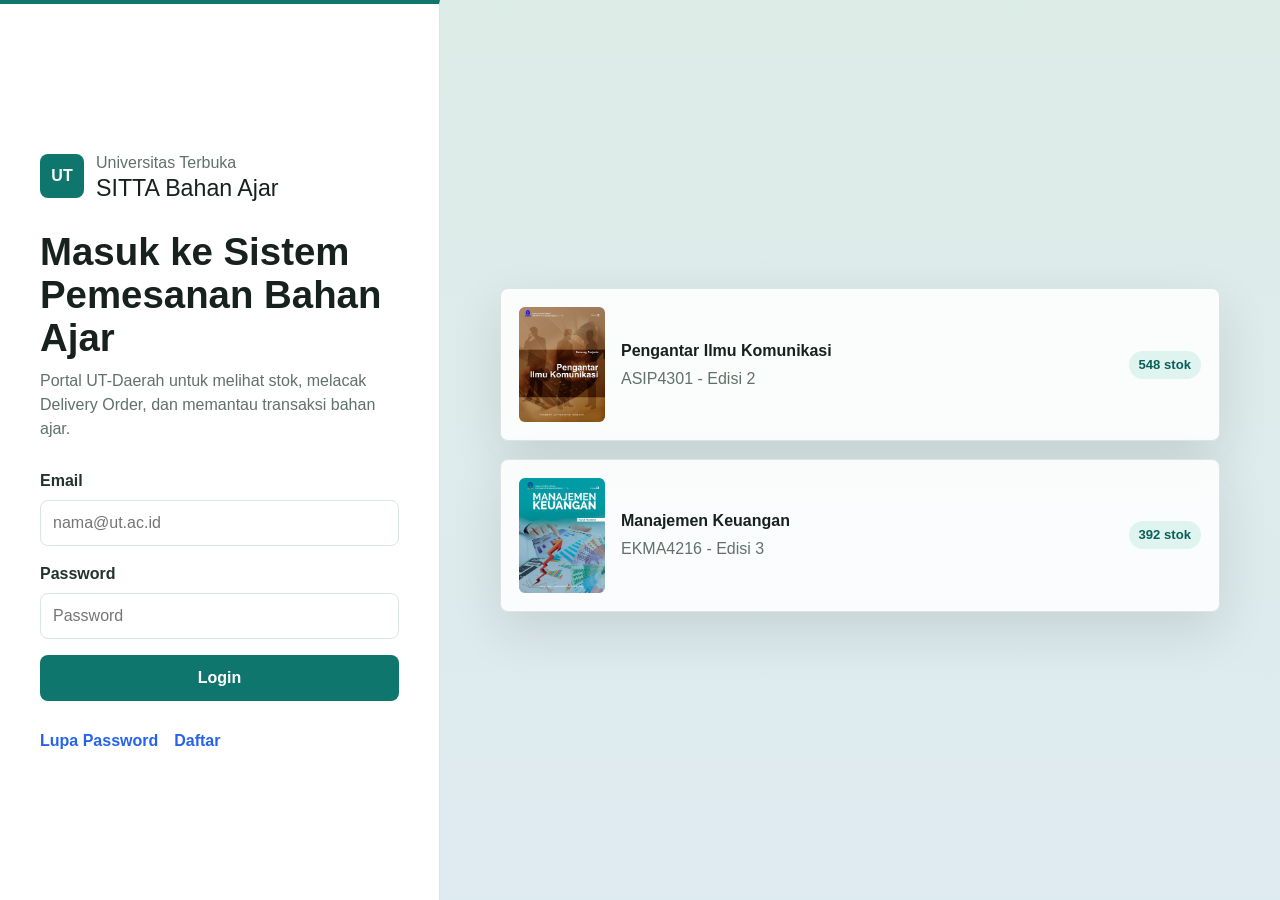
<file: index.html>
<!DOCTYPE html>
<html lang="id">
<head>
  <meta charset="UTF-8">
  <meta name="viewport" content="width=device-width, initial-scale=1.0">
  <meta http-equiv="refresh" content="0; url=login.html">
  <title>SITTA Bahan Ajar</title>
  <link rel="stylesheet" href="css/styles.css">
</head>
<body>
  <main class="empty-state">
    <p>Mengalihkan ke halaman login SITTA.</p>
    <p><a class="btn" href="login.html">Buka Login</a></p>
  </main>
</body>
</html>
</file>
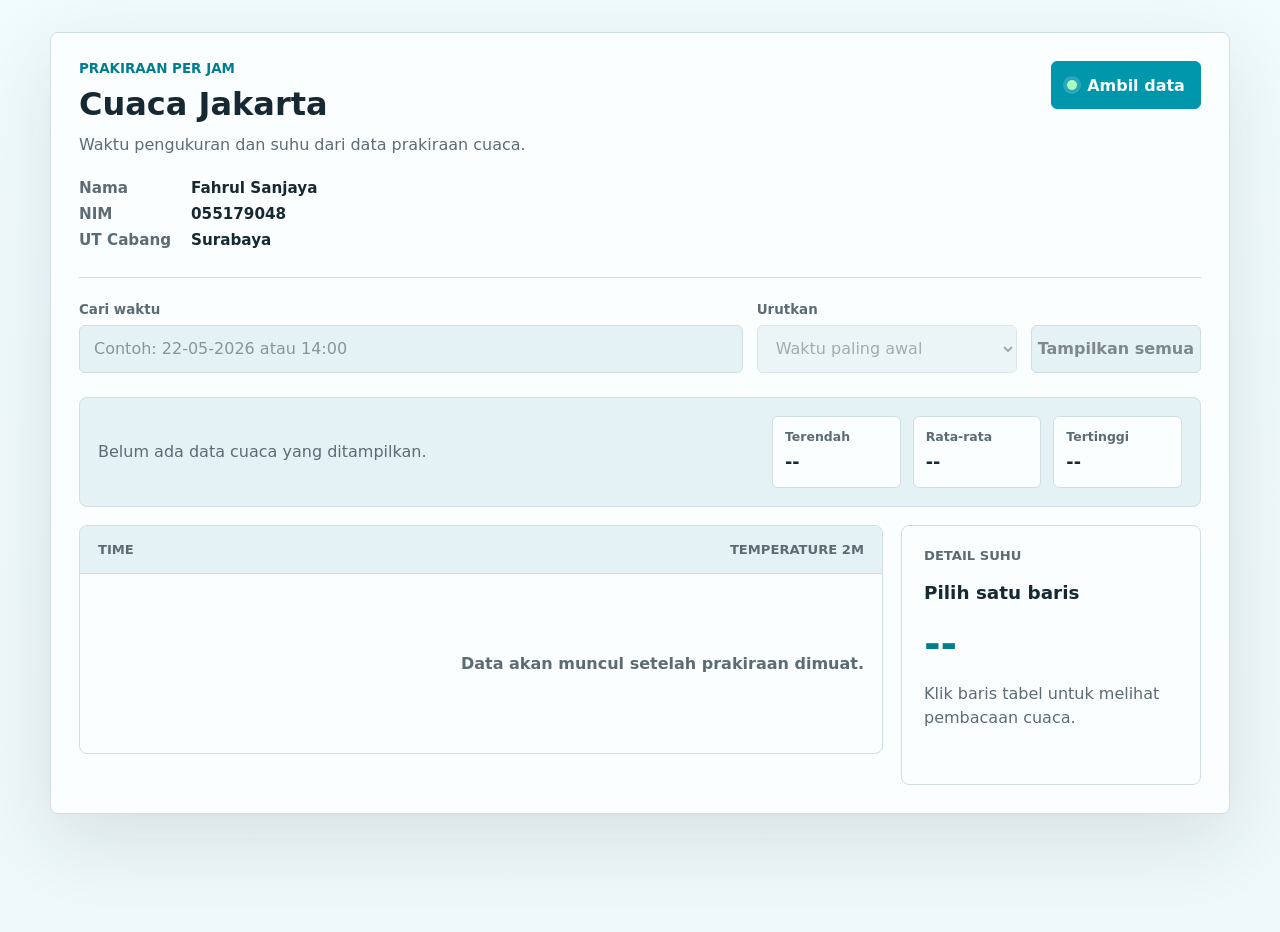
<file: pbo-task2/index.html>
<!DOCTYPE html>
<html lang="id">
<head>
    <meta charset="UTF-8">
    <meta name="viewport" content="width=device-width, initial-scale=1.0">
    <title>Prakiraan Cuaca Jakarta</title>
    <link rel="stylesheet" href="styles.css">
    <script src="https://code.jquery.com/jquery-3.7.1.min.js"></script>
    <script src="app.js" defer></script>
    <script src="axios.js" defer></script>
</head>
<body>
    <main class="weather-app">
        <header class="forecast-header">
            <div class="title-block">
                <p class="eyebrow">Prakiraan per jam</p>
                <h1>Cuaca Jakarta</h1>
                <p class="subtitle">Waktu pengukuran dan suhu dari data prakiraan cuaca.</p>

                <table class="student-profile" aria-label="Identitas mahasiswa">
                    <tbody>
                        <tr>
                            <th scope="row">Nama</th>
                            <td>Fahrul Sanjaya</td>
                        </tr>
                        <tr>
                            <th scope="row">NIM</th>
                            <td>055179048</td>
                        </tr>
                        <tr>
                            <th scope="row">UT Cabang</th>
                            <td>Surabaya</td>
                        </tr>
                    </tbody>
                </table>
            </div>

            <button id="loadWeatherBtn" class="primary-button" type="button">
                <span class="button-dot" aria-hidden="true"></span>
                Ambil data
            </button>
        </header>

        <section class="toolbar" aria-label="Kontrol data cuaca">
            <label class="search-field">
                <span>Cari waktu</span>
                <input
                    id="searchWeather"
                    type="search"
                    placeholder="Contoh: 22-05-2026 atau 14:00"
                    autocomplete="off"
                    disabled
                >
            </label>

            <label class="select-field">
                <span>Urutkan</span>
                <select id="sortWeather" disabled>
                    <option value="time-asc">Waktu paling awal</option>
                    <option value="time-desc">Waktu paling akhir</option>
                    <option value="temp-desc">Suhu tertinggi</option>
                    <option value="temp-asc">Suhu terendah</option>
                </select>
            </label>

            <button id="toggleLimitBtn" class="secondary-button" type="button" disabled>
                Tampilkan semua
            </button>
        </section>

        <section class="reading-summary" aria-live="polite">
            <p id="resultLabel" class="result-label">Belum ada data cuaca yang ditampilkan.</p>

            <dl class="summary-metrics">
                <div>
                    <dt>Terendah</dt>
                    <dd id="minTemp">--</dd>
                </div>
                <div>
                    <dt>Rata-rata</dt>
                    <dd id="avgTemp">--</dd>
                </div>
                <div>
                    <dt>Tertinggi</dt>
                    <dd id="maxTemp">--</dd>
                </div>
            </dl>
        </section>

        <section class="forecast-layout">
            <section class="table-region" aria-label="Tabel prakiraan cuaca">
                <table class="forecast-table">
                    <thead>
                        <tr>
                            <th scope="col">Time</th>
                            <th scope="col">Temperature 2m</th>
                        </tr>
                    </thead>
                    <tbody id="weatherRows">
                        <tr class="empty-row">
                            <td colspan="2">Data akan muncul setelah prakiraan dimuat.</td>
                        </tr>
                    </tbody>
                </table>
            </section>

            <aside class="detail-panel" aria-live="polite">
                <p class="detail-label">Detail suhu</p>
                <h2 id="selectedTime">Pilih satu baris</h2>
                <p id="selectedTemp" class="selected-temperature">--</p>
                <p id="selectedNote" class="detail-note">Klik baris tabel untuk melihat pembacaan cuaca.</p>
            </aside>
        </section>
    </main>
</body>
</html>
</file>
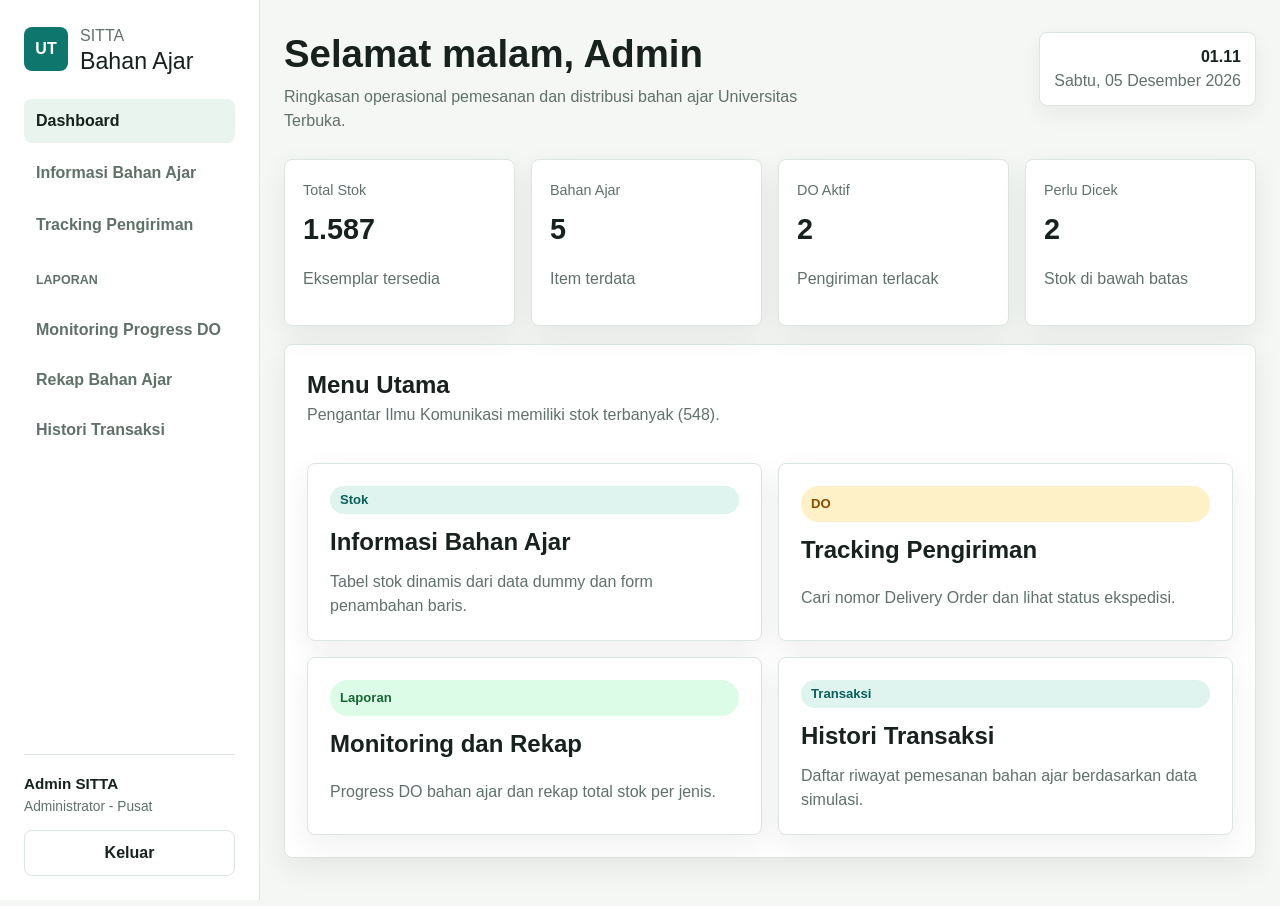
<file: dashboard.html>
<!DOCTYPE html>
<html lang="id">
<head>
  <meta charset="UTF-8">
  <meta name="viewport" content="width=device-width, initial-scale=1.0">
  <title>Dashboard - SITTA Bahan Ajar</title>
  <link rel="stylesheet" href="css/styles.css">
</head>
<body data-page="dashboard">
  <div class="mobile-nav">
    <label class="sr-only" for="mobile-nav-select">Navigasi</label>
    <select id="mobile-nav-select">
      <option value="dashboard.html">Dashboard</option>
      <option value="stok.html">Informasi Bahan Ajar</option>
      <option value="tracking.html">Tracking Pengiriman</option>
      <option value="laporan.html">Laporan</option>
      <option value="histori.html">Histori Transaksi</option>
    </select>
  </div>

  <div class="app-shell">
    <aside class="sidebar" aria-label="Navigasi utama">
      <div class="brand-lockup">
        <div class="brand-mark" aria-hidden="true">UT</div>
        <div>
          <p class="brand-text">SITTA</p>
          <p class="brand-title">Bahan Ajar</p>
        </div>
      </div>
      <nav>
        <ul class="nav-list">
          <li><a class="nav-link" href="dashboard.html">Dashboard</a></li>
          <li><a class="nav-link" href="stok.html">Informasi Bahan Ajar</a></li>
          <li><a class="nav-link" href="tracking.html">Tracking Pengiriman</a></li>
        </ul>
        <div class="nav-group">
          <p class="nav-kicker">Laporan</p>
          <a class="nav-link" href="laporan.html#monitoring">Monitoring Progress DO</a>
          <a class="nav-link" href="laporan.html#rekap">Rekap Bahan Ajar</a>
          <a class="nav-link" href="histori.html">Histori Transaksi</a>
        </div>
      </nav>
      <div class="sidebar-footer">
        <div class="user-chip">
          <strong data-user-name>Admin SITTA</strong>
          <span data-user-role>Administrator - Pusat</span>
        </div>
        <button class="btn ghost" type="button" data-logout>Keluar</button>
      </div>
    </aside>

    <main class="page">
      <header class="topbar">
        <div class="page-title">
          <h1 id="greeting">Dashboard SITTA</h1>
          <p>Ringkasan operasional pemesanan dan distribusi bahan ajar Universitas Terbuka.</p>
        </div>
        <div id="local-clock" class="clock-pill" aria-live="polite"></div>
      </header>

      <section id="dashboard-stats" class="stats-grid" aria-label="Ringkasan data"></section>

      <section class="content-panel stack" style="margin-top: 18px;">
        <div>
          <h2>Menu Utama</h2>
          <p id="stock-highlight">Data bahan ajar siap dipantau.</p>
        </div>
        <div class="menu-grid">
          <a class="menu-card" href="stok.html">
            <span class="badge">Stok</span>
            <h2>Informasi Bahan Ajar</h2>
            <p>Tabel stok dinamis dari data dummy dan form penambahan baris.</p>
          </a>
          <a class="menu-card" href="tracking.html">
            <span class="badge warning">DO</span>
            <h2>Tracking Pengiriman</h2>
            <p>Cari nomor Delivery Order dan lihat status ekspedisi.</p>
          </a>
          <a class="menu-card" href="laporan.html">
            <span class="badge success">Laporan</span>
            <h2>Monitoring dan Rekap</h2>
            <p>Progress DO bahan ajar dan rekap total stok per jenis.</p>
          </a>
          <a class="menu-card" href="histori.html">
            <span class="badge">Transaksi</span>
            <h2>Histori Transaksi</h2>
            <p>Daftar riwayat pemesanan bahan ajar berdasarkan data simulasi.</p>
          </a>
        </div>
      </section>
    </main>
  </div>

  <div id="toast" class="toast" role="alert"></div>
  <script src="js/data.js"></script>
  <script src="js/app.js"></script>
</body>
</html>
</file>
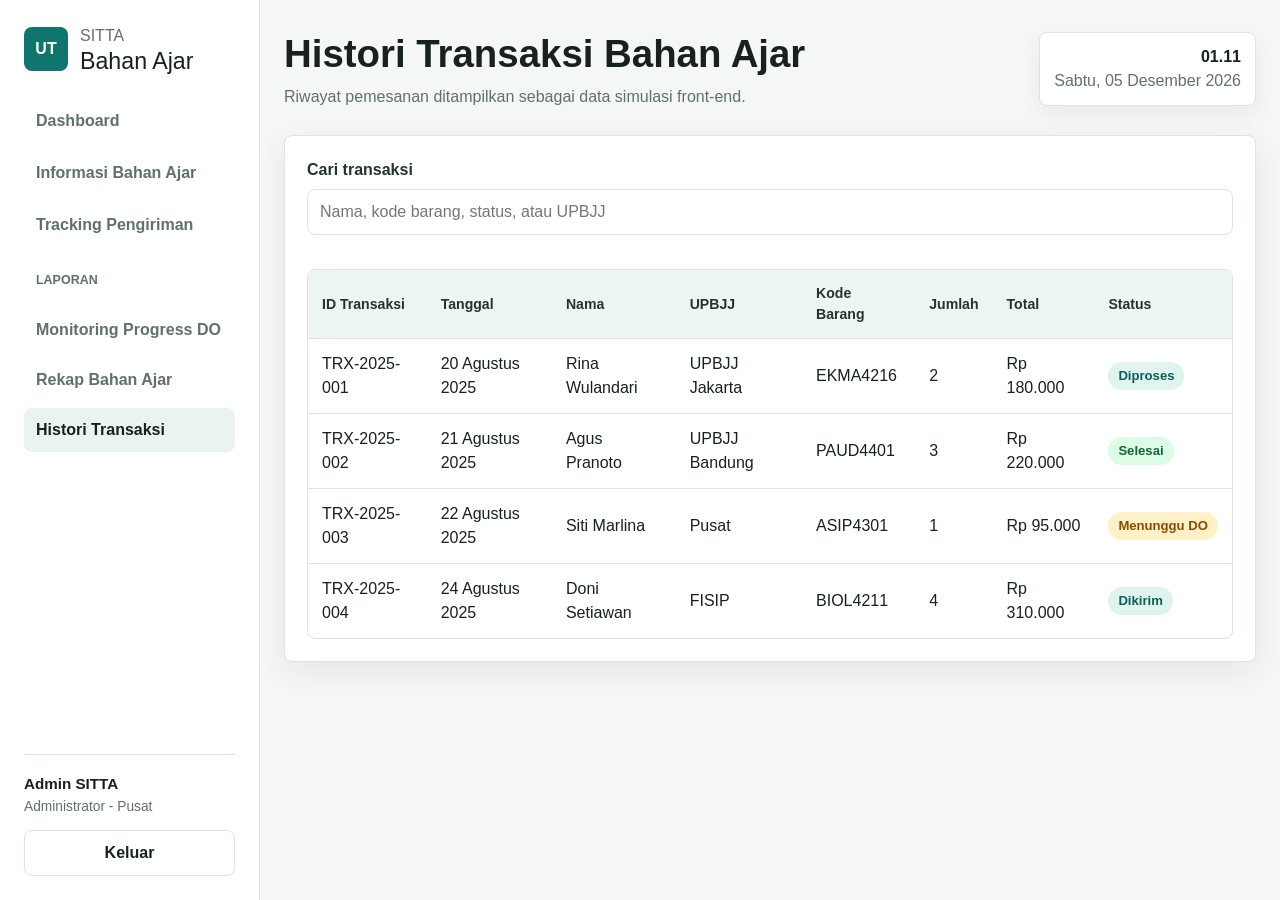
<file: histori.html>
<!DOCTYPE html>
<html lang="id">
<head>
  <meta charset="UTF-8">
  <meta name="viewport" content="width=device-width, initial-scale=1.0">
  <title>Histori Transaksi - SITTA Bahan Ajar</title>
  <link rel="stylesheet" href="css/styles.css">
</head>
<body data-page="histori">
  <div class="mobile-nav">
    <label class="sr-only" for="mobile-nav-select">Navigasi</label>
    <select id="mobile-nav-select">
      <option value="dashboard.html">Dashboard</option>
      <option value="stok.html">Informasi Bahan Ajar</option>
      <option value="tracking.html">Tracking Pengiriman</option>
      <option value="laporan.html">Laporan</option>
      <option value="histori.html">Histori Transaksi</option>
    </select>
  </div>

  <div class="app-shell">
    <aside class="sidebar" aria-label="Navigasi utama">
      <div class="brand-lockup">
        <div class="brand-mark" aria-hidden="true">UT</div>
        <div>
          <p class="brand-text">SITTA</p>
          <p class="brand-title">Bahan Ajar</p>
        </div>
      </div>
      <nav>
        <ul class="nav-list">
          <li><a class="nav-link" href="dashboard.html">Dashboard</a></li>
          <li><a class="nav-link" href="stok.html">Informasi Bahan Ajar</a></li>
          <li><a class="nav-link" href="tracking.html">Tracking Pengiriman</a></li>
        </ul>
        <div class="nav-group">
          <p class="nav-kicker">Laporan</p>
          <a class="nav-link" href="laporan.html#monitoring">Monitoring Progress DO</a>
          <a class="nav-link" href="laporan.html#rekap">Rekap Bahan Ajar</a>
          <a class="nav-link" href="histori.html">Histori Transaksi</a>
        </div>
      </nav>
      <div class="sidebar-footer">
        <div class="user-chip">
          <strong data-user-name>Admin SITTA</strong>
          <span data-user-role>Administrator - Pusat</span>
        </div>
        <button class="btn ghost" type="button" data-logout>Keluar</button>
      </div>
    </aside>

    <main class="page">
      <header class="topbar">
        <div class="page-title">
          <h1>Histori Transaksi Bahan Ajar</h1>
          <p>Riwayat pemesanan ditampilkan sebagai data simulasi front-end.</p>
        </div>
        <div id="local-clock" class="clock-pill" aria-live="polite"></div>
      </header>

      <section class="content-panel stack">
        <div class="toolbar">
          <div class="field">
            <label for="history-search">Cari transaksi</label>
            <input id="history-search" type="search" placeholder="Nama, kode barang, status, atau UPBJJ">
          </div>
        </div>
        <div class="table-wrap">
          <table aria-label="Histori transaksi bahan ajar">
            <thead>
              <tr>
                <th>ID Transaksi</th>
                <th>Tanggal</th>
                <th>Nama</th>
                <th>UPBJJ</th>
                <th>Kode Barang</th>
                <th>Jumlah</th>
                <th>Total</th>
                <th>Status</th>
              </tr>
            </thead>
            <tbody id="history-body"></tbody>
          </table>
        </div>
      </section>
    </main>
  </div>

  <div id="toast" class="toast" role="alert"></div>
  <script src="js/data.js"></script>
  <script src="js/app.js"></script>
</body>
</html>
</file>
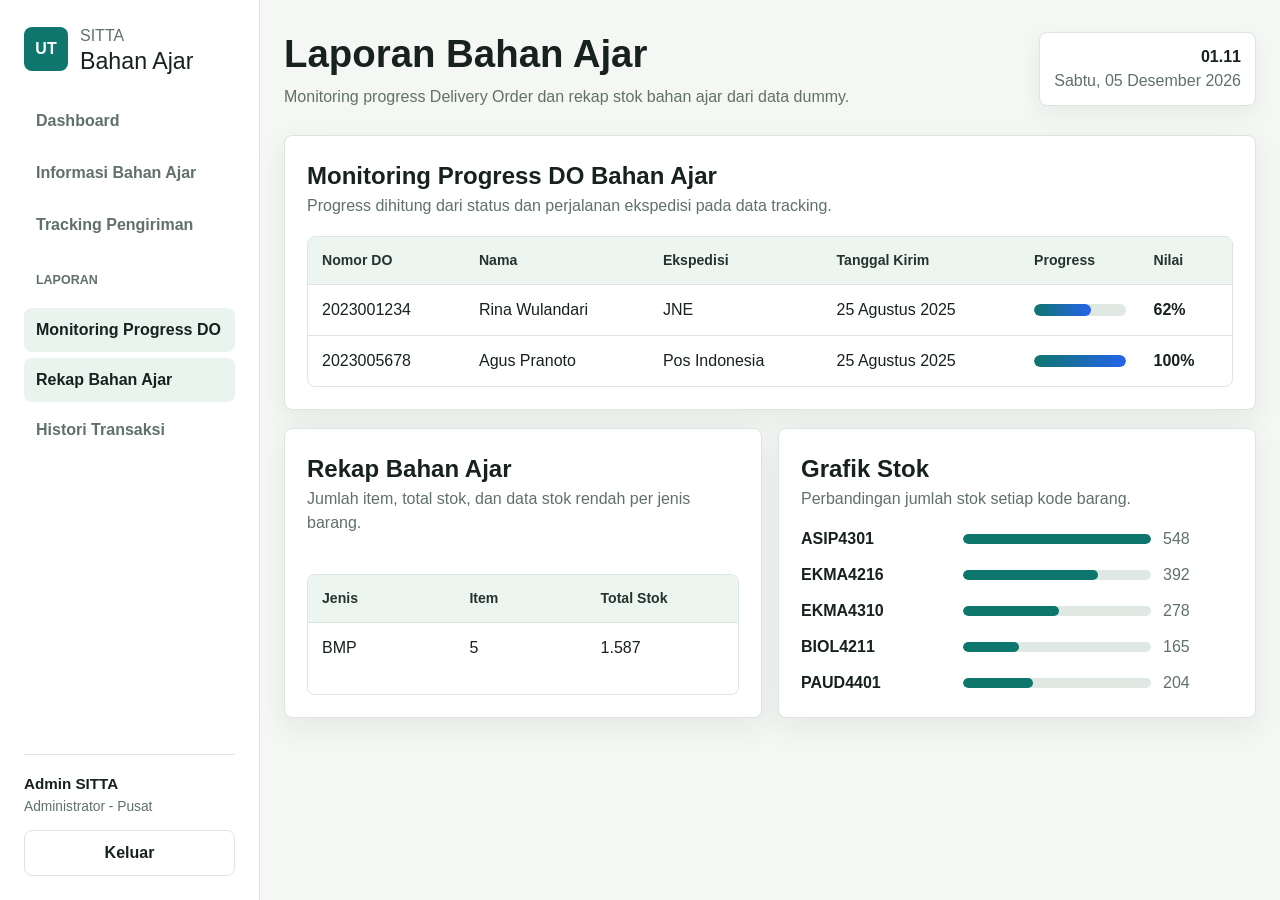
<file: laporan.html>
<!DOCTYPE html>
<html lang="id">
<head>
  <meta charset="UTF-8">
  <meta name="viewport" content="width=device-width, initial-scale=1.0">
  <title>Laporan - SITTA Bahan Ajar</title>
  <link rel="stylesheet" href="css/styles.css">
</head>
<body data-page="laporan">
  <div class="mobile-nav">
    <label class="sr-only" for="mobile-nav-select">Navigasi</label>
    <select id="mobile-nav-select">
      <option value="dashboard.html">Dashboard</option>
      <option value="stok.html">Informasi Bahan Ajar</option>
      <option value="tracking.html">Tracking Pengiriman</option>
      <option value="laporan.html">Laporan</option>
      <option value="histori.html">Histori Transaksi</option>
    </select>
  </div>

  <div class="app-shell">
    <aside class="sidebar" aria-label="Navigasi utama">
      <div class="brand-lockup">
        <div class="brand-mark" aria-hidden="true">UT</div>
        <div>
          <p class="brand-text">SITTA</p>
          <p class="brand-title">Bahan Ajar</p>
        </div>
      </div>
      <nav>
        <ul class="nav-list">
          <li><a class="nav-link" href="dashboard.html">Dashboard</a></li>
          <li><a class="nav-link" href="stok.html">Informasi Bahan Ajar</a></li>
          <li><a class="nav-link" href="tracking.html">Tracking Pengiriman</a></li>
        </ul>
        <div class="nav-group">
          <p class="nav-kicker">Laporan</p>
          <a class="nav-link" href="laporan.html#monitoring">Monitoring Progress DO</a>
          <a class="nav-link" href="laporan.html#rekap">Rekap Bahan Ajar</a>
          <a class="nav-link" href="histori.html">Histori Transaksi</a>
        </div>
      </nav>
      <div class="sidebar-footer">
        <div class="user-chip">
          <strong data-user-name>Admin SITTA</strong>
          <span data-user-role>Administrator - Pusat</span>
        </div>
        <button class="btn ghost" type="button" data-logout>Keluar</button>
      </div>
    </aside>

    <main class="page">
      <header class="topbar">
        <div class="page-title">
          <h1>Laporan Bahan Ajar</h1>
          <p>Monitoring progress Delivery Order dan rekap stok bahan ajar dari data dummy.</p>
        </div>
        <div id="local-clock" class="clock-pill" aria-live="polite"></div>
      </header>

      <div class="stack">
        <section id="monitoring" class="content-panel stack">
          <div>
            <h2>Monitoring Progress DO Bahan Ajar</h2>
            <p>Progress dihitung dari status dan perjalanan ekspedisi pada data tracking.</p>
          </div>
          <div class="table-wrap">
            <table aria-label="Monitoring progress delivery order">
              <thead>
                <tr>
                  <th>Nomor DO</th>
                  <th>Nama</th>
                  <th>Ekspedisi</th>
                  <th>Tanggal Kirim</th>
                  <th>Progress</th>
                  <th>Nilai</th>
                </tr>
              </thead>
              <tbody id="monitoring-body"></tbody>
            </table>
          </div>
        </section>

        <section id="rekap" class="report-grid">
          <article class="content-panel stack">
            <div>
              <h2>Rekap Bahan Ajar</h2>
              <p>Jumlah item, total stok, dan data stok rendah per jenis barang.</p>
            </div>
            <div class="table-wrap">
              <table aria-label="Rekap bahan ajar">
                <thead>
                  <tr>
                    <th>Jenis</th>
                    <th>Item</th>
                    <th>Total Stok</th>
                    <th>Stok Rendah</th>
                  </tr>
                </thead>
                <tbody id="recap-body"></tbody>
              </table>
            </div>
          </article>

          <article class="content-panel">
            <h2>Grafik Stok</h2>
            <p>Perbandingan jumlah stok setiap kode barang.</p>
            <div id="stock-chart" class="chart-list" aria-label="Grafik stok bahan ajar"></div>
          </article>
        </section>
      </div>
    </main>
  </div>

  <div id="toast" class="toast" role="alert"></div>
  <script src="js/data.js"></script>
  <script src="js/app.js"></script>
</body>
</html>
</file>
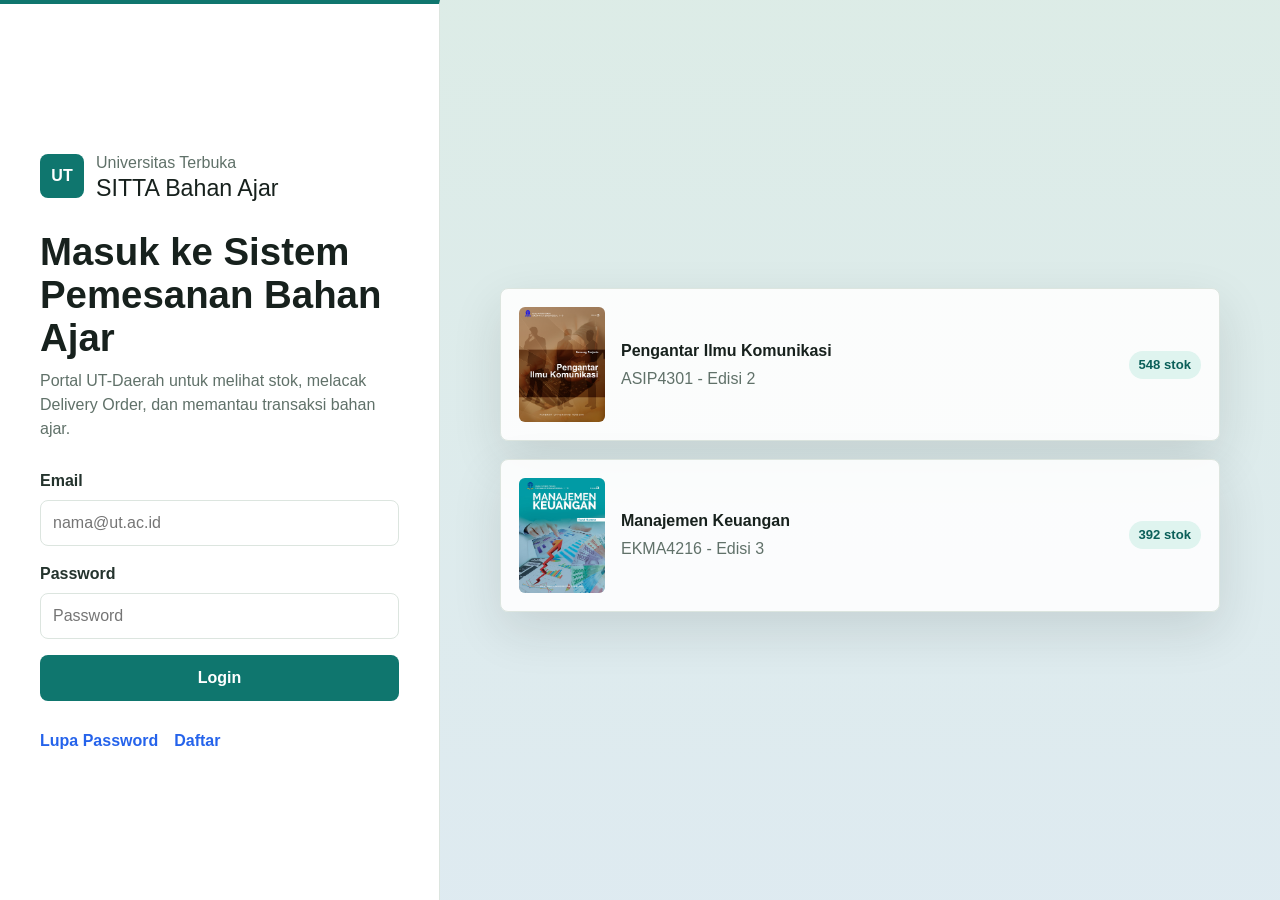
<file: login.html>
<!DOCTYPE html>
<html lang="id">
<head>
  <meta charset="UTF-8">
  <meta name="viewport" content="width=device-width, initial-scale=1.0">
  <title>Login - SITTA Bahan Ajar</title>
  <link rel="stylesheet" href="css/styles.css">
  <style>
    body[data-page="login"] .login-panel {
      border-top: 4px solid var(--primary);
    }
  </style>
  <!-- inline > internal > eksternal-->
</head>
<body data-page="login">
  <main class="login-shell" style="--page-accent: #0f766e;">
    <section class="login-panel" aria-labelledby="login-title">
      <div class="brand-lockup">
        <div class="brand-mark" aria-hidden="true">UT</div>
        <div>
          <p class="brand-text">Universitas Terbuka</p>
          <p class="brand-title">SITTA Bahan Ajar</p>
        </div>
      </div>

      <div>
        <h1 id="login-title">Masuk ke Sistem Pemesanan Bahan Ajar</h1>
        <p class="login-copy">Portal UT-Daerah untuk melihat stok, melacak Delivery Order, dan memantau transaksi bahan ajar.</p>
      </div>

      <form id="login-form" class="auth-form" novalidate>
        <div class="field">
          <label for="email">Email</label>
          <input id="email" name="email" type="email" autocomplete="email" placeholder="nama@ut.ac.id" required>
        </div>
        <div class="field">
          <label for="password">Password</label>
          <input id="password" name="password" type="password" autocomplete="current-password" placeholder="Password" required>
        </div>
        <button class="btn" type="submit">Login</button>
      </form>

      <div class="auth-links" aria-label="Aksi akun">
        <button id="forgot-button" class="link-button" type="button">Lupa Password</button>
        <button id="register-button" class="link-button" type="button">Daftar</button>
      </div>
    </section>

    <aside class="login-visual" aria-label="Ringkasan bahan ajar">
      <div id="cover-preview" class="inventory-board">
        <article class="board-row">
          <img class="cover-stack" src="img/img/pengantar_komunikasi.jpg" alt="Cover Pengantar Ilmu Komunikasi">
          <div>
            <h2>Pengantar Ilmu Komunikasi</h2>
            <p>ASIP4301 - Edisi 2</p>
          </div>
          <span class="badge">548 stok</span>
        </article>
        <article class="board-row">
          <img class="cover-stack" src="img/img/manajemen_keuangan.jpg" alt="Cover Manajemen Keuangan">
          <div>
            <h2>Manajemen Keuangan</h2>
            <p>EKMA4216 - Edisi 3</p>
          </div>
          <span class="badge">392 stok</span>
        </article>
      </div>
    </aside>
  </main>

  <dialog id="app-modal" class="modal" aria-labelledby="modal-title">
    <div class="modal-header">
      <h2 id="modal-title" class="modal-title">Modal</h2>
      <button class="modal-close" type="button" aria-label="Tutup">X</button>
    </div>
    <div class="modal-body"></div>
  </dialog>
  <div id="toast" class="toast" role="alert"></div>

  <script src="js/data.js"></script>
  <script src="js/app.js"></script>
</body>
</html>
</file>
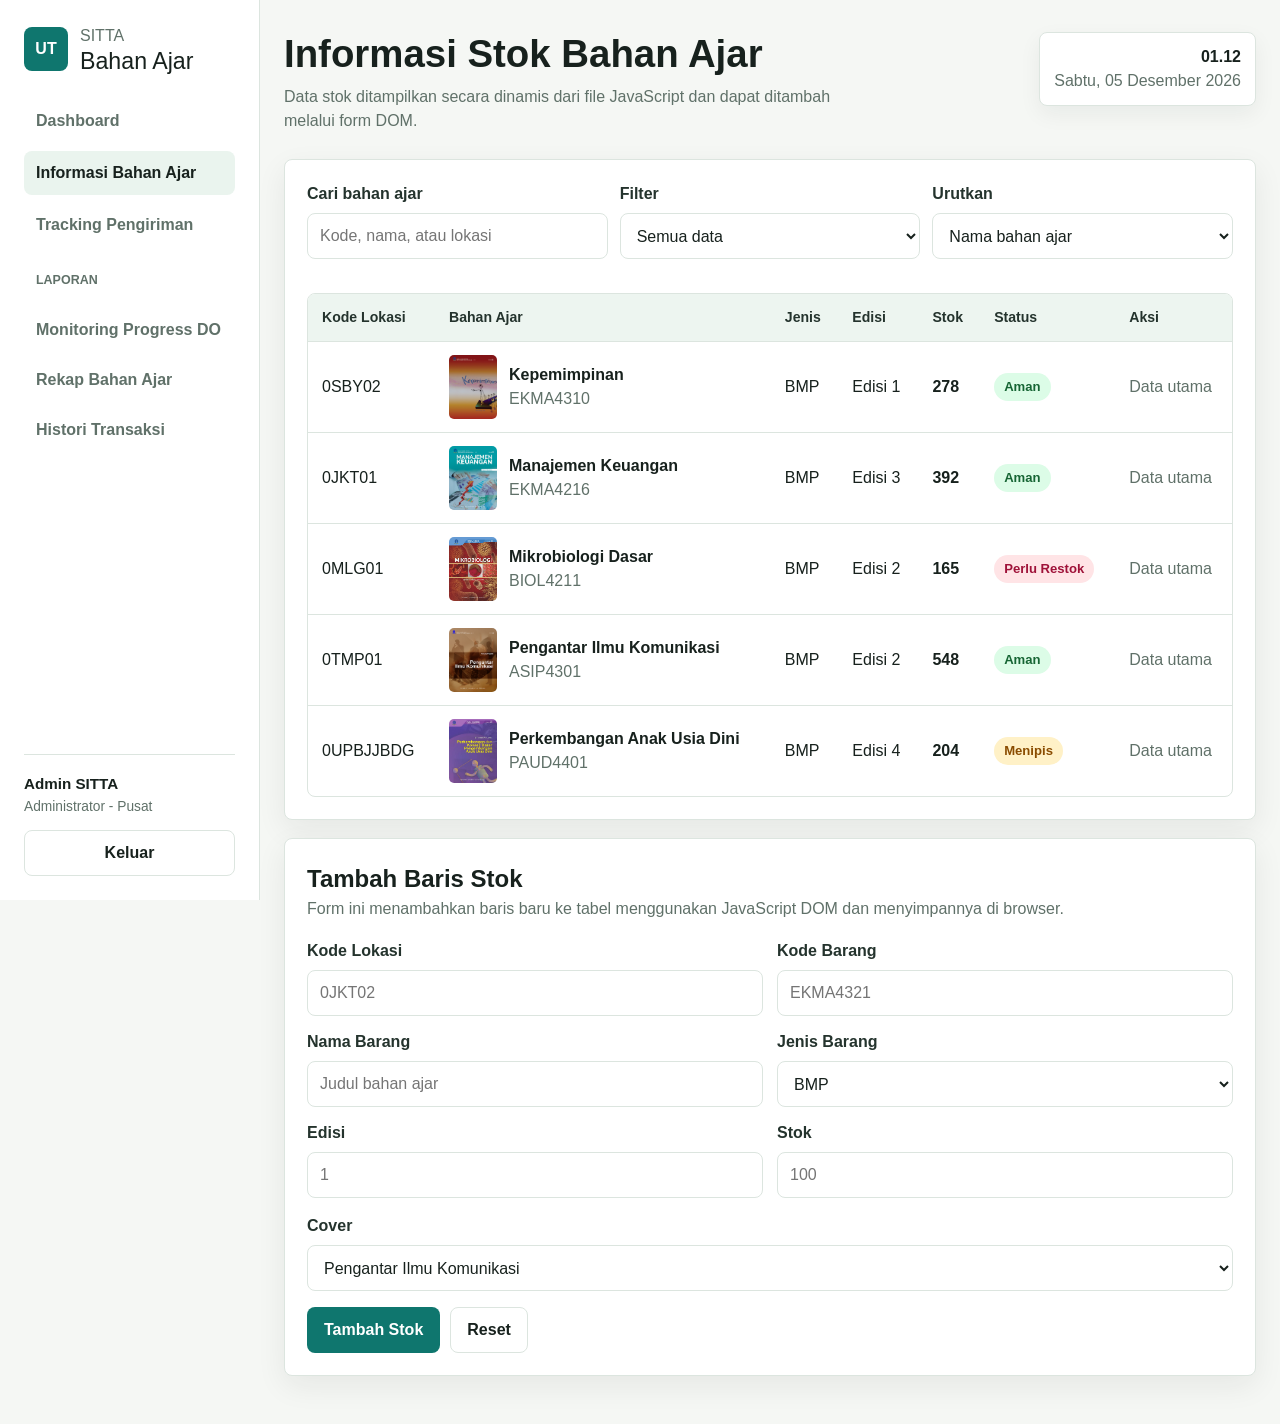
<file: stok.html>
<!DOCTYPE html>
<html lang="id">
<head>
  <meta charset="UTF-8">
  <meta name="viewport" content="width=device-width, initial-scale=1.0">
  <title>Informasi Stok Bahan Ajar - SITTA</title>
  <link rel="stylesheet" href="css/styles.css">
</head>
<body data-page="stok">
  <div class="mobile-nav">
    <label class="sr-only" for="mobile-nav-select">Navigasi</label>
    <select id="mobile-nav-select">
      <option value="dashboard.html">Dashboard</option>
      <option value="stok.html">Informasi Bahan Ajar</option>
      <option value="tracking.html">Tracking Pengiriman</option>
      <option value="laporan.html">Laporan</option>
      <option value="histori.html">Histori Transaksi</option>
    </select>
  </div>

  <div class="app-shell">
    <aside class="sidebar" aria-label="Navigasi utama">
      <div class="brand-lockup">
        <div class="brand-mark" aria-hidden="true">UT</div>
        <div>
          <p class="brand-text">SITTA</p>
          <p class="brand-title">Bahan Ajar</p>
        </div>
      </div>
      <nav>
        <ul class="nav-list">
          <li><a class="nav-link" href="dashboard.html">Dashboard</a></li>
          <li><a class="nav-link" href="stok.html">Informasi Bahan Ajar</a></li>
          <li><a class="nav-link" href="tracking.html">Tracking Pengiriman</a></li>
        </ul>
        <div class="nav-group">
          <p class="nav-kicker">Laporan</p>
          <a class="nav-link" href="laporan.html#monitoring">Monitoring Progress DO</a>
          <a class="nav-link" href="laporan.html#rekap">Rekap Bahan Ajar</a>
          <a class="nav-link" href="histori.html">Histori Transaksi</a>
        </div>
      </nav>
      <div class="sidebar-footer">
        <div class="user-chip">
          <strong data-user-name>Admin SITTA</strong>
          <span data-user-role>Administrator - Pusat</span>
        </div>
        <button class="btn ghost" type="button" data-logout>Keluar</button>
      </div>
    </aside>

    <main class="page">
      <header class="topbar">
        <div class="page-title">
          <h1>Informasi Stok Bahan Ajar</h1>
          <p>Data stok ditampilkan secara dinamis dari file JavaScript dan dapat ditambah melalui form DOM.</p>
        </div>
        <div id="local-clock" class="clock-pill" aria-live="polite"></div>
      </header>

      <section class="content-panel stack">
        <div class="toolbar">
          <div class="field">
            <label for="stock-search">Cari bahan ajar</label>
            <input id="stock-search" type="search" placeholder="Kode, nama, atau lokasi">
          </div>
          <div class="field">
            <label for="stock-filter">Filter</label>
            <select id="stock-filter">
              <option value="all">Semua data</option>
              <option value="BMP">Jenis BMP</option>
              <option value="low">Stok menipis</option>
            </select>
          </div>
          <div class="field">
            <label for="stock-sort">Urutkan</label>
            <select id="stock-sort">
              <option value="name">Nama bahan ajar</option>
              <option value="code">Kode barang</option>
              <option value="stock-desc">Stok terbanyak</option>
              <option value="stock-asc">Stok tersedikit</option>
            </select>
          </div>
        </div>

        <div class="table-wrap">
          <table aria-label="Tabel stok bahan ajar">
            <thead>
              <tr>
                <th>Kode Lokasi</th>
                <th>Bahan Ajar</th>
                <th>Jenis</th>
                <th>Edisi</th>
                <th>Stok</th>
                <th>Status</th>
                <th>Aksi</th>
              </tr>
            </thead>
            <tbody id="stock-body"></tbody>
          </table>
        </div>
      </section>

      <section class="content-panel stack" style="margin-top: 18px;">
        <div>
          <h2>Tambah Baris Stok</h2>
          <p>Form ini menambahkan baris baru ke tabel menggunakan JavaScript DOM dan menyimpannya di browser.</p>
        </div>
        <form id="stock-form" class="panel-form">
          <div class="form-grid">
            <div class="field">
              <label for="kodeLokasi">Kode Lokasi</label>
              <input id="kodeLokasi" name="kodeLokasi" placeholder="0JKT02" required>
            </div>
            <div class="field">
              <label for="kodeBarang">Kode Barang</label>
              <input id="kodeBarang" name="kodeBarang" placeholder="EKMA4321" required>
            </div>
            <div class="field">
              <label for="namaBarang">Nama Barang</label>
              <input id="namaBarang" name="namaBarang" placeholder="Judul bahan ajar" required>
            </div>
            <div class="field">
              <label for="jenisBarang">Jenis Barang</label>
              <select id="jenisBarang" name="jenisBarang" required>
                <option value="BMP">BMP</option>
                <option value="Non-BMP">Non-BMP</option>
                <option value="Digital">Digital</option>
              </select>
            </div>
            <div class="field">
              <label for="edisi">Edisi</label>
              <input id="edisi" name="edisi" type="number" min="1" placeholder="1" required>
            </div>
            <div class="field">
              <label for="stok">Stok</label>
              <input id="stok" name="stok" type="number" min="0" placeholder="100" required>
            </div>
          </div>
          <div class="field">
            <label for="cover">Cover</label>
            <select id="cover" name="cover">
              <option value="img/img/pengantar_komunikasi.jpg">Pengantar Ilmu Komunikasi</option>
              <option value="img/img/manajemen_keuangan.jpg">Manajemen Keuangan</option>
              <option value="img/img/kepemimpinan.jpg">Kepemimpinan</option>
              <option value="img/img/mikrobiologi.jpg">Mikrobiologi Dasar</option>
              <option value="img/img/paud_perkembangan.jpeg">Perkembangan Anak Usia Dini</option>
            </select>
          </div>
          <div class="form-actions">
            <button class="btn" type="submit">Tambah Stok</button>
            <button class="btn ghost" type="reset">Reset</button>
          </div>
        </form>
      </section>
    </main>
  </div>

  <div id="toast" class="toast" role="alert"></div>
  <script src="js/data.js"></script>
  <script src="js/app.js"></script>
</body>
</html>
</file>
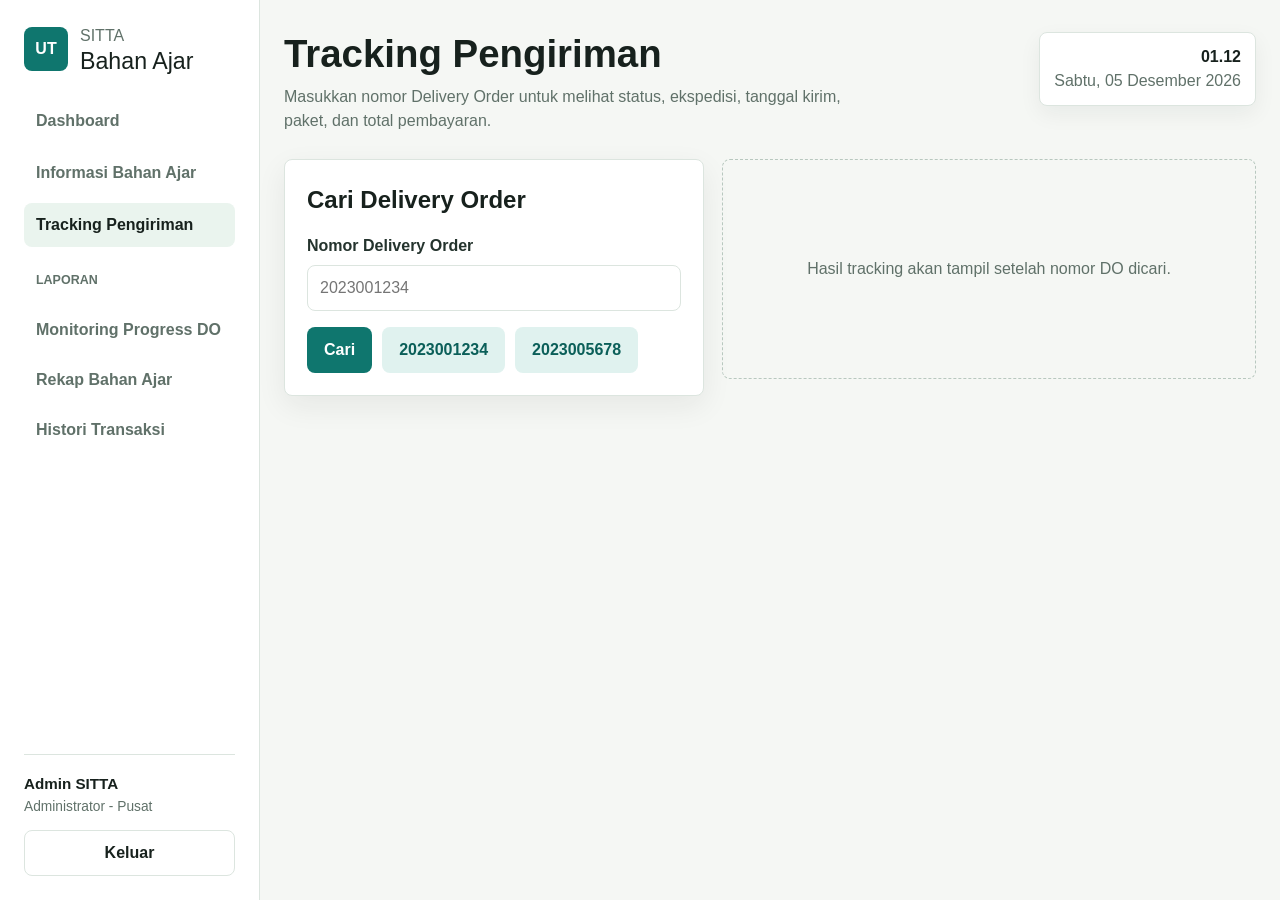
<file: tracking.html>
<!DOCTYPE html>
<html lang="id">
<head>
  <meta charset="UTF-8">
  <meta name="viewport" content="width=device-width, initial-scale=1.0">
  <title>Tracking Pengiriman - SITTA Bahan Ajar</title>
  <link rel="stylesheet" href="css/styles.css">
</head>
<body data-page="tracking">
  <div class="mobile-nav">
    <label class="sr-only" for="mobile-nav-select">Navigasi</label>
    <select id="mobile-nav-select">
      <option value="dashboard.html">Dashboard</option>
      <option value="stok.html">Informasi Bahan Ajar</option>
      <option value="tracking.html">Tracking Pengiriman</option>
      <option value="laporan.html">Laporan</option>
      <option value="histori.html">Histori Transaksi</option>
    </select>
  </div>

  <div class="app-shell">
    <aside class="sidebar" aria-label="Navigasi utama">
      <div class="brand-lockup">
        <div class="brand-mark" aria-hidden="true">UT</div>
        <div>
          <p class="brand-text">SITTA</p>
          <p class="brand-title">Bahan Ajar</p>
        </div>
      </div>
      <nav>
        <ul class="nav-list">
          <li><a class="nav-link" href="dashboard.html">Dashboard</a></li>
          <li><a class="nav-link" href="stok.html">Informasi Bahan Ajar</a></li>
          <li><a class="nav-link" href="tracking.html">Tracking Pengiriman</a></li>
        </ul>
        <div class="nav-group">
          <p class="nav-kicker">Laporan</p>
          <a class="nav-link" href="laporan.html#monitoring">Monitoring Progress DO</a>
          <a class="nav-link" href="laporan.html#rekap">Rekap Bahan Ajar</a>
          <a class="nav-link" href="histori.html">Histori Transaksi</a>
        </div>
      </nav>
      <div class="sidebar-footer">
        <div class="user-chip">
          <strong data-user-name>Admin SITTA</strong>
          <span data-user-role>Administrator - Pusat</span>
        </div>
        <button class="btn ghost" type="button" data-logout>Keluar</button>
      </div>
    </aside>

    <main class="page">
      <header class="topbar">
        <div class="page-title">
          <h1>Tracking Pengiriman</h1>
          <p>Masukkan nomor Delivery Order untuk melihat status, ekspedisi, tanggal kirim, paket, dan total pembayaran.</p>
        </div>
        <div id="local-clock" class="clock-pill" aria-live="polite"></div>
      </header>

      <section class="tracking-hero">
        <article class="content-panel">
          <h2>Cari Delivery Order</h2>
          <form id="tracking-form" class="panel-form" style="margin-top: 16px;">
            <div class="field">
              <label for="nomor-do">Nomor Delivery Order</label>
              <input id="nomor-do" name="nomor-do" list="do-list" placeholder="2023001234" required>
              <datalist id="do-list"></datalist>
            </div>
            <div class="form-actions">
              <button class="btn" type="submit">Cari</button>
              <div data-demo-do class="form-actions" aria-label="Contoh nomor DO">
                <button class="btn secondary" type="button" data-do="2023001234">2023001234</button>
                <button class="btn secondary" type="button" data-do="2023005678">2023005678</button>
              </div>
            </div>
          </form>
        </article>

        <section id="tracking-result" aria-live="polite">
          <div class="empty-state">Hasil tracking akan tampil setelah nomor DO dicari.</div>
        </section>
      </section>
    </main>
  </div>

  <div id="toast" class="toast" role="alert"></div>
  <script src="js/data.js"></script>
  <script src="js/app.js"></script>
</body>
</html>
</file>
<file: css/styles.css>
:root {
  --bg: #f5f7f4;
  --surface: #ffffff;
  --surface-2: #eef6f1;
  --text: #17211d;
  --muted: #607169;
  --line: #dce5df;
  --primary: #0f766e;
  --primary-strong: #0b5f59;
  --secondary: #2563eb;
  --warning: #f59e0b;
  --danger: #dc2626;
  --success: #16a34a;
  --shadow: 0 18px 50px rgba(23, 33, 29, 0.12);
  --radius: 8px;
}

* {
  box-sizing: border-box;
}

html {
  min-height: 100%;
}

body {
  margin: 0;
  min-height: 100vh;
  background: var(--bg);
  color: var(--text);
  font-family: Arial, Helvetica, sans-serif;
  line-height: 1.5;
}

img {
  display: block;
  max-width: 100%;
}

a {
  color: inherit;
  text-decoration: none;
}

button,
input,
select {
  font: inherit;
}

button {
  cursor: pointer;
}

.sr-only {
  position: absolute;
  width: 1px;
  height: 1px;
  padding: 0;
  margin: -1px;
  overflow: hidden;
  clip: rect(0, 0, 0, 0);
  white-space: nowrap;
  border: 0;
}

.login-shell {
  display: grid;
  grid-template-columns: minmax(300px, 440px) minmax(360px, 1fr);
  min-height: 100vh;
}

.login-panel {
  display: flex;
  flex-direction: column;
  justify-content: center;
  gap: 28px;
  padding: 40px;
  background: var(--surface);
  border-right: 1px solid var(--line);
}

.brand-lockup {
  display: flex;
  align-items: center;
  gap: 12px;
}

.brand-mark {
  display: grid;
  width: 44px;
  height: 44px;
  place-items: center;
  border-radius: 8px;
  background: var(--primary);
  color: #ffffff;
  font-weight: 800;
  letter-spacing: 0;
}

.brand-text {
  margin: 0;
  font-size: 1rem;
  color: var(--muted);
}

.brand-title {
  margin: 0;
  font-size: 1.45rem;
  line-height: 1.15;
}

.login-panel h1,
.page-title h1 {
  margin: 0;
  font-size: clamp(1.7rem, 3vw, 2.6rem);
  line-height: 1.12;
  letter-spacing: 0;
}

.login-copy,
.page-title p {
  margin: 10px 0 0;
  color: var(--muted);
  max-width: 64ch;
}

.login-visual {
  position: relative;
  display: flex;
  align-items: center;
  justify-content: center;
  padding: 42px;
  background:
    linear-gradient(180deg, rgba(15, 118, 110, 0.08), rgba(37, 99, 235, 0.08)),
    var(--surface-2);
  overflow: hidden;
}

.inventory-board {
  width: min(720px, 100%);
  display: grid;
  gap: 18px;
}

.board-row {
  display: grid;
  grid-template-columns: 86px 1fr auto;
  gap: 16px;
  align-items: center;
  padding: 18px;
  border: 1px solid var(--line);
  border-radius: var(--radius);
  background: rgba(255, 255, 255, 0.88);
  box-shadow: var(--shadow);
}

.cover-stack {
  width: 86px;
  aspect-ratio: 3 / 4;
  border-radius: 6px;
  object-fit: cover;
  background: #d9e7e1;
}

.board-row h2 {
  margin: 0;
  font-size: 1rem;
}

.board-row p {
  margin: 4px 0 0;
  color: var(--muted);
}

.badge,
.status-badge {
  display: inline-flex;
  align-items: center;
  min-height: 28px;
  padding: 4px 10px;
  border-radius: 999px;
  font-size: 0.82rem;
  font-weight: 700;
  color: var(--primary-strong);
  background: #dff4ef;
  white-space: nowrap;
}

.badge.warning,
.status-badge.warning {
  color: #8a4c00;
  background: #fff1c7;
}

.badge.danger,
.status-badge.danger {
  color: #9f1239;
  background: #ffe4e6;
}

.badge.success,
.status-badge.success {
  color: #166534;
  background: #dcfce7;
}

.auth-form,
.panel-form {
  display: grid;
  gap: 16px;
}

.field {
  display: grid;
  gap: 7px;
}

.field label {
  font-weight: 700;
  color: #24332d;
}

.field input,
.field select {
  width: 100%;
  min-height: 46px;
  padding: 10px 12px;
  border: 1px solid var(--line);
  border-radius: 8px;
  background: #ffffff;
  color: var(--text);
}

.field input:focus,
.field select:focus {
  outline: 3px solid rgba(15, 118, 110, 0.18);
  border-color: var(--primary);
}

.form-grid {
  display: grid;
  grid-template-columns: repeat(2, minmax(0, 1fr));
  gap: 14px;
}

.form-actions {
  display: flex;
  flex-wrap: wrap;
  align-items: center;
  gap: 10px;
}

.btn {
  display: inline-flex;
  align-items: center;
  justify-content: center;
  gap: 8px;
  min-height: 42px;
  padding: 10px 16px;
  border: 1px solid transparent;
  border-radius: 8px;
  background: var(--primary);
  color: #ffffff;
  font-weight: 800;
}

.btn:hover {
  background: var(--primary-strong);
}

.btn.secondary {
  color: var(--primary-strong);
  background: #e0f2ef;
}

.btn.secondary:hover {
  background: #c6ebe5;
}

.btn.ghost {
  color: var(--text);
  background: transparent;
  border-color: var(--line);
}

.btn.ghost:hover {
  background: #f1f5f2;
}

.btn.danger {
  background: var(--danger);
}

.link-button {
  padding: 0;
  border: 0;
  background: none;
  color: var(--secondary);
  font-weight: 700;
}

.auth-links {
  display: flex;
  flex-wrap: wrap;
  gap: 16px;
}

.app-shell {
  display: grid;
  grid-template-columns: 260px minmax(0, 1fr);
  min-height: 100vh;
}

.sidebar {
  position: sticky;
  top: 0;
  align-self: start;
  height: 100vh;
  display: flex;
  flex-direction: column;
  gap: 24px;
  padding: 24px;
  background: var(--surface);
  border-right: 1px solid var(--line);
}

.nav-list {
  display: grid;
  gap: 8px;
  margin: 0;
  padding: 0;
  list-style: none;
}

.nav-link {
  display: flex;
  align-items: center;
  min-height: 42px;
  padding: 10px 12px;
  border-radius: 8px;
  color: var(--muted);
  font-weight: 700;
}

.nav-link:hover,
.nav-link.active {
  color: var(--text);
  background: #eaf4ee;
}

.nav-group {
  display: grid;
  gap: 6px;
}

.nav-kicker {
  padding: 12px 12px 0;
  color: var(--muted);
  font-size: 0.78rem;
  font-weight: 800;
  text-transform: uppercase;
}

.sidebar-footer {
  margin-top: auto;
  display: grid;
  gap: 12px;
  padding-top: 18px;
  border-top: 1px solid var(--line);
}

.user-chip {
  display: grid;
  gap: 2px;
}

.user-chip strong {
  font-size: 0.95rem;
}

.user-chip span {
  color: var(--muted);
  font-size: 0.86rem;
}

.page {
  width: min(1180px, calc(100% - 48px));
  margin: 0 auto;
  padding: 32px 0 48px;
}

.topbar {
  display: flex;
  justify-content: space-between;
  gap: 18px;
  align-items: flex-start;
  margin-bottom: 26px;
}

.clock-pill {
  min-width: 180px;
  padding: 12px 14px;
  border: 1px solid var(--line);
  border-radius: 8px;
  background: var(--surface);
  text-align: right;
  color: var(--muted);
  box-shadow: 0 8px 22px rgba(23, 33, 29, 0.06);
}

.clock-pill strong {
  display: block;
  color: var(--text);
}

.stats-grid,
.menu-grid,
.report-grid {
  display: grid;
  grid-template-columns: repeat(4, minmax(0, 1fr));
  gap: 16px;
}

.menu-grid {
  grid-template-columns: repeat(2, minmax(0, 1fr));
  margin-top: 18px;
}

.report-grid {
  grid-template-columns: repeat(2, minmax(0, 1fr));
}

.stat-card,
.menu-card,
.content-panel {
  border: 1px solid var(--line);
  border-radius: var(--radius);
  background: var(--surface);
  box-shadow: 0 10px 30px rgba(23, 33, 29, 0.07);
}

.stat-card {
  padding: 18px;
}

.stat-card span {
  color: var(--muted);
  font-size: 0.9rem;
}

.stat-card strong {
  display: block;
  margin-top: 6px;
  font-size: 1.8rem;
}

.menu-card {
  display: grid;
  gap: 10px;
  min-height: 150px;
  padding: 22px;
}

.menu-card:hover {
  border-color: rgba(15, 118, 110, 0.45);
  transform: translateY(-1px);
}

.menu-card h2,
.content-panel h2,
.content-panel h3 {
  margin: 0;
}

.menu-card p,
.content-panel p {
  margin: 0;
  color: var(--muted);
}

.content-panel {
  padding: 22px;
}

.stack {
  display: grid;
  gap: 18px;
}

.toolbar {
  display: flex;
  flex-wrap: wrap;
  align-items: end;
  gap: 12px;
  margin: 0 0 16px;
}

.toolbar .field {
  min-width: min(280px, 100%);
  flex: 1;
}

.table-wrap {
  width: 100%;
  overflow-x: auto;
  border: 1px solid var(--line);
  border-radius: 8px;
  background: var(--surface);
}

table {
  width: 100%;
  border-collapse: collapse;
  min-width: 760px;
}

th,
td {
  padding: 13px 14px;
  border-bottom: 1px solid var(--line);
  text-align: left;
  vertical-align: middle;
}

thead th {
  background: #edf5f0;
  color: #24332d;
  font-size: 0.88rem;
}

tbody tr:hover {
  background: #fafdfa;
}

tbody tr:last-child td {
  border-bottom: 0;
}

.book-cell {
  display: grid;
  grid-template-columns: 48px minmax(170px, 1fr);
  gap: 12px;
  align-items: center;
}

.book-thumb {
  width: 48px;
  aspect-ratio: 3 / 4;
  object-fit: cover;
  border-radius: 5px;
  background: #d9e7e1;
}

.muted {
  color: var(--muted);
}

.tracking-hero {
  display: grid;
  grid-template-columns: minmax(280px, 420px) minmax(0, 1fr);
  gap: 18px;
  align-items: start;
}

.tracking-card {
  display: grid;
  gap: 18px;
}

.tracking-summary {
  display: grid;
  grid-template-columns: repeat(2, minmax(0, 1fr));
  gap: 12px;
}

.info-tile {
  padding: 14px;
  border: 1px solid var(--line);
  border-radius: 8px;
  background: #fbfdfb;
}

.info-tile span {
  display: block;
  color: var(--muted);
  font-size: 0.86rem;
}

.info-tile strong {
  display: block;
  margin-top: 4px;
}

.progress {
  height: 12px;
  overflow: hidden;
  border-radius: 999px;
  background: #dfe8e2;
}

.progress > span {
  display: block;
  width: 0;
  height: 100%;
  border-radius: inherit;
  background: linear-gradient(90deg, var(--primary), var(--secondary));
  transition: width 300ms ease;
}

.timeline {
  display: grid;
  gap: 14px;
  margin: 0;
  padding: 0;
  list-style: none;
}

.timeline li {
  position: relative;
  display: grid;
  gap: 3px;
  padding-left: 26px;
}

.timeline li::before {
  content: "";
  position: absolute;
  top: 6px;
  left: 0;
  width: 10px;
  height: 10px;
  border-radius: 50%;
  background: var(--primary);
  box-shadow: 0 0 0 5px #dff4ef;
}

.timeline time {
  color: var(--muted);
  font-size: 0.85rem;
}

.empty-state {
  display: grid;
  place-items: center;
  min-height: 220px;
  padding: 24px;
  border: 1px dashed #b8c8bf;
  border-radius: 8px;
  color: var(--muted);
  text-align: center;
}

.toast {
  position: fixed;
  right: 20px;
  bottom: 20px;
  z-index: 20;
  max-width: min(420px, calc(100vw - 40px));
  padding: 14px 16px;
  border-radius: 8px;
  background: #17211d;
  color: #ffffff;
  box-shadow: var(--shadow);
  opacity: 0;
  transform: translateY(12px);
  pointer-events: none;
  transition: opacity 180ms ease, transform 180ms ease;
}

.toast.show {
  opacity: 1;
  transform: translateY(0);
}

.toast.error {
  background: var(--danger);
}

.toast.success {
  background: var(--success);
}

dialog.modal {
  width: min(520px, calc(100vw - 34px));
  padding: 0;
  border: 0;
  border-radius: 8px;
  box-shadow: var(--shadow);
}

dialog.modal::backdrop {
  background: rgba(23, 33, 29, 0.48);
}

.modal-header {
  display: flex;
  align-items: center;
  justify-content: space-between;
  gap: 16px;
  padding: 18px 20px;
  border-bottom: 1px solid var(--line);
}

.modal-title {
  margin: 0;
  font-size: 1.15rem;
}

.modal-body {
  padding: 20px;
}

.modal-close {
  width: 36px;
  height: 36px;
  border: 1px solid var(--line);
  border-radius: 8px;
  background: #ffffff;
  font-weight: 800;
}

.chart-list {
  display: grid;
  gap: 12px;
  margin-top: 16px;
}

.chart-row {
  display: grid;
  grid-template-columns: 150px minmax(0, 1fr) 70px;
  gap: 12px;
  align-items: center;
}

.chart-bar {
  height: 10px;
  border-radius: 999px;
  background: #dfe8e2;
  overflow: hidden;
}

.chart-bar span {
  display: block;
  height: 100%;
  border-radius: inherit;
  background: var(--primary);
}

.mobile-nav {
  display: none;
  padding: 14px 18px;
  background: var(--surface);
  border-bottom: 1px solid var(--line);
}

.mobile-nav select {
  width: 100%;
  min-height: 42px;
  border: 1px solid var(--line);
  border-radius: 8px;
  background: #ffffff;
  color: var(--text);
}

@media (max-width: 980px) {
  .login-shell,
  .app-shell,
  .tracking-hero {
    grid-template-columns: 1fr;
  }

  .login-visual {
    min-height: 360px;
  }

  .sidebar {
    display: none;
  }

  .mobile-nav {
    display: block;
    position: sticky;
    top: 0;
    z-index: 10;
  }

  .page {
    width: min(100% - 28px, 980px);
    padding-top: 24px;
  }

  .stats-grid,
  .menu-grid,
  .report-grid {
    grid-template-columns: repeat(2, minmax(0, 1fr));
  }
}

@media (max-width: 680px) {
  .login-panel,
  .login-visual {
    padding: 24px;
  }

  .topbar,
  .form-actions {
    align-items: stretch;
    flex-direction: column;
  }

  .clock-pill {
    width: 100%;
    text-align: left;
  }

  .stats-grid,
  .menu-grid,
  .report-grid,
  .form-grid,
  .tracking-summary {
    grid-template-columns: 1fr;
  }

  .board-row {
    grid-template-columns: 64px 1fr;
  }

  .board-row .badge {
    grid-column: 2;
    justify-self: start;
  }

  .chart-row {
    grid-template-columns: 1fr;
  }
}
</file>
<file: pbo-task2/styles.css>
:root {
    color-scheme: light;
    --page: oklch(0.972 0.01 215);
    --surface: oklch(0.995 0.004 215);
    --surface-muted: oklch(0.952 0.014 215);
    --ink: oklch(0.265 0.03 235);
    --muted: oklch(0.52 0.022 235);
    --line: oklch(0.89 0.016 220);
    --accent: oklch(0.595 0.16 205);
    --accent-strong: oklch(0.51 0.16 205);
    --accent-soft: oklch(0.925 0.045 205);
    --success: oklch(0.62 0.125 155);
    --shadow: 0 24px 80px oklch(0.3 0.03 225 / 0.12);
    --radius-lg: 8px;
    --radius-md: 6px;
}

* {
    box-sizing: border-box;
}

body {
    margin: 0;
    min-height: 100vh;
    background:
        linear-gradient(180deg, oklch(0.982 0.012 205), var(--page));
    color: var(--ink);
    font-family: "Segoe UI", system-ui, -apple-system, BlinkMacSystemFont, sans-serif;
}

button,
input,
select {
    font: inherit;
}

button {
    cursor: pointer;
}

button:disabled,
input:disabled,
select:disabled {
    cursor: not-allowed;
}

.weather-app {
    width: min(1180px, calc(100% - 32px));
    margin: 32px auto;
    padding: 28px;
    border: 1px solid var(--line);
    border-radius: var(--radius-lg);
    background: var(--surface);
    box-shadow: var(--shadow);
}

.forecast-header {
    display: flex;
    align-items: flex-start;
    justify-content: space-between;
    gap: 24px;
    padding-bottom: 24px;
    border-bottom: 1px solid var(--line);
}

.title-block {
    max-width: 620px;
}

.eyebrow {
    margin: 0 0 10px;
    color: var(--accent-strong);
    font-size: 0.84rem;
    font-weight: 700;
    letter-spacing: 0;
    text-transform: uppercase;
}

h1 {
    margin: 0;
    font-size: 2rem;
    line-height: 1.15;
    letter-spacing: 0;
}

.subtitle {
    margin: 10px 0 0;
    color: var(--muted);
    font-size: 1rem;
    line-height: 1.5;
}

.student-profile {
    margin-top: 18px;
    border-collapse: collapse;
    color: var(--ink);
    font-size: 0.95rem;
}

.student-profile th,
.student-profile td {
    border: 0;
    padding: 4px 0;
    text-align: left;
    vertical-align: top;
}

.student-profile th {
    width: 112px;
    color: var(--muted);
    font-weight: 700;
}

.student-profile td {
    font-weight: 600;
}

.primary-button,
.secondary-button {
    min-height: 48px;
    border-radius: var(--radius-md);
    transition:
        background-color 180ms ease-out,
        border-color 180ms ease-out,
        color 180ms ease-out,
        transform 180ms ease-out;
}

.primary-button {
    display: inline-flex;
    align-items: center;
    justify-content: center;
    gap: 10px;
    min-width: 150px;
    border: 1px solid var(--accent);
    background: var(--accent);
    color: oklch(0.985 0.006 205);
    font-weight: 700;
}

.primary-button:hover:not(:disabled),
.primary-button:focus-visible:not(:disabled) {
    border-color: var(--accent-strong);
    background: var(--accent-strong);
}

.primary-button:active:not(:disabled),
.secondary-button:active:not(:disabled) {
    transform: translateY(1px);
}

.button-dot {
    width: 10px;
    height: 10px;
    border-radius: 999px;
    background: oklch(0.93 0.12 150);
    box-shadow: 0 0 0 4px oklch(0.985 0.006 205 / 0.16);
}

.primary-button.is-waiting .button-dot {
    background: var(--success);
}

.toolbar {
    display: grid;
    grid-template-columns: minmax(240px, 1fr) minmax(210px, 260px) auto;
    gap: 14px;
    align-items: end;
    padding: 24px 0;
}

.search-field,
.select-field {
    display: grid;
    gap: 8px;
}

.search-field span,
.select-field span {
    color: var(--muted);
    font-size: 0.84rem;
    font-weight: 700;
}

input,
select {
    width: 100%;
    min-height: 48px;
    border: 1px solid var(--line);
    border-radius: var(--radius-md);
    background: var(--surface);
    color: var(--ink);
    outline: none;
    transition:
        border-color 180ms ease-out,
        box-shadow 180ms ease-out,
        background-color 180ms ease-out;
}

input {
    padding: 0 14px;
}

select {
    padding: 0 42px 0 14px;
}

input::placeholder {
    color: oklch(0.66 0.015 235);
}

input:focus,
select:focus {
    border-color: var(--accent);
    box-shadow: 0 0 0 4px var(--accent-soft);
}

input:disabled,
select:disabled {
    background: var(--surface-muted);
    color: oklch(0.62 0.014 235);
}

.secondary-button {
    min-width: 168px;
    border: 1px solid var(--line);
    background: var(--surface-muted);
    color: var(--ink);
    font-weight: 700;
}

.secondary-button:hover:not(:disabled),
.secondary-button:focus-visible:not(:disabled) {
    border-color: var(--accent);
    background: var(--accent-soft);
}

.secondary-button:disabled {
    color: oklch(0.62 0.014 235);
}

.reading-summary {
    display: flex;
    align-items: center;
    justify-content: space-between;
    gap: 18px;
    padding: 18px;
    border: 1px solid var(--line);
    border-radius: var(--radius-lg);
    background: var(--surface-muted);
}

.result-label {
    margin: 0;
    color: var(--muted);
    line-height: 1.45;
}

.summary-metrics {
    display: grid;
    grid-template-columns: repeat(3, minmax(92px, 1fr));
    gap: 12px;
    width: min(100%, 410px);
    margin: 0;
}

.summary-metrics div {
    min-height: 72px;
    padding: 12px;
    border: 1px solid var(--line);
    border-radius: var(--radius-md);
    background: var(--surface);
}

.summary-metrics dt {
    color: var(--muted);
    font-size: 0.78rem;
    font-weight: 700;
}

.summary-metrics dd {
    margin: 8px 0 0;
    font-size: 1.1rem;
    font-weight: 700;
}

.forecast-layout {
    display: grid;
    grid-template-columns: minmax(0, 1fr) 300px;
    gap: 18px;
    align-items: start;
    padding-top: 18px;
}

.table-region,
.detail-panel {
    border: 1px solid var(--line);
    border-radius: var(--radius-lg);
    background: var(--surface);
}

.table-region {
    overflow: hidden;
}

.forecast-table {
    width: 100%;
    border-collapse: collapse;
    table-layout: fixed;
}

.forecast-table th,
.forecast-table td {
    padding: 16px 18px;
    text-align: left;
}

.forecast-table thead {
    background: var(--surface-muted);
}

.forecast-table th {
    color: var(--muted);
    font-size: 0.82rem;
    font-weight: 700;
    text-transform: uppercase;
}

.forecast-table th:last-child,
.forecast-table td:last-child {
    width: 220px;
    text-align: right;
}

.forecast-table tbody tr {
    border-top: 1px solid var(--line);
    transition:
        background-color 180ms ease-out,
        color 180ms ease-out;
}

.forecast-table tbody tr[data-row-id] {
    cursor: pointer;
}

.forecast-table tbody tr[data-row-id]:hover,
.forecast-table tbody tr[data-row-id]:focus-visible {
    background: var(--accent-soft);
}

.forecast-table tbody tr.is-selected {
    background: oklch(0.905 0.055 205);
}

.forecast-table td:last-child {
    font-variant-numeric: tabular-nums;
    font-weight: 700;
}

.empty-row td {
    height: 180px;
    color: var(--muted);
    text-align: center;
}

.detail-panel {
    min-height: 260px;
    padding: 22px;
    position: sticky;
    top: 24px;
}

.detail-label {
    margin: 0;
    color: var(--muted);
    font-size: 0.82rem;
    font-weight: 700;
    text-transform: uppercase;
}

.detail-panel h2 {
    margin: 18px 0 0;
    font-size: 1.15rem;
    line-height: 1.35;
}

.selected-temperature {
    margin: 18px 0 0;
    color: var(--accent-strong);
    font-size: 2.5rem;
    font-weight: 800;
    line-height: 1;
    font-variant-numeric: tabular-nums;
}

.detail-note {
    margin: 18px 0 0;
    color: var(--muted);
    line-height: 1.55;
}

@media (max-width: 860px) {
    .weather-app {
        width: min(100% - 20px, 720px);
        margin: 10px auto;
        padding: 20px;
    }

    .forecast-header,
    .reading-summary {
        flex-direction: column;
    }

    .primary-button {
        width: 100%;
    }

    .toolbar,
    .forecast-layout {
        grid-template-columns: 1fr;
    }

    .secondary-button {
        width: 100%;
    }

    .summary-metrics {
        width: 100%;
    }

    .detail-panel {
        min-height: auto;
        position: static;
    }
}

@media (max-width: 520px) {
    .forecast-table th,
    .forecast-table td {
        padding: 14px 12px;
    }

    .forecast-table th:last-child,
    .forecast-table td:last-child {
        width: 142px;
    }

    h1 {
        font-size: 1.75rem;
    }

    .summary-metrics {
        grid-template-columns: 1fr;
    }
}
</file>
